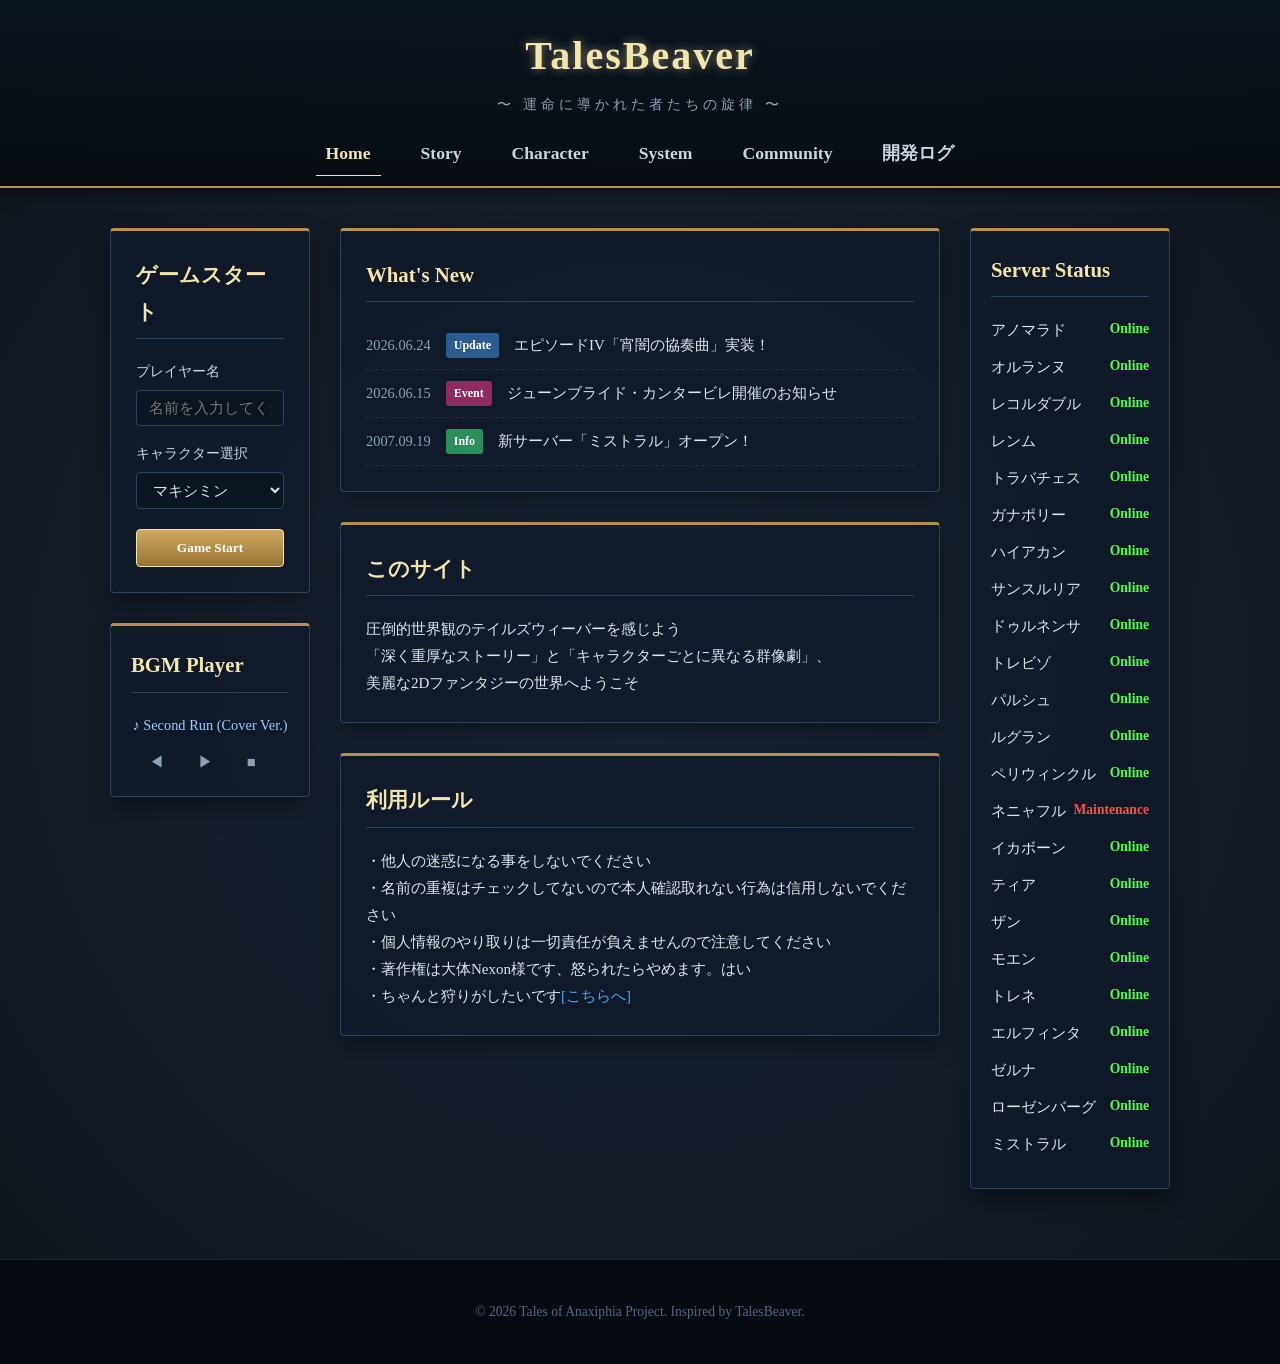
<file: client/index.html>
<!DOCTYPE html>
<html lang="ja">

<head>
	<meta charset="UTF-8">
	<meta name="viewport" content="width=device-width, initial-scale=1.0">
	<link rel="icon" href="/assets/icon.ico" sizes="any">
	<link rel="manifest" href="manifest.json">
	<!--<link rel="icon" href="../client/assets/favicon.ico">-->
	<title>TalesBeaver - テイルズビーバー</title>
	<style>
		/* ==========================================共通設定 & ファンタジー風リセット========================================== */
		* {
			margin: 0;
			padding: 0;
			box-sizing: border-box;
		}

		body {
			background-color: #0d131a;
			/* 深みのある紺色 */
			background-image: radial-gradient(circle at center, #1a2636 0%, #0d131a 100%);
			color: #e0e6ed;
			font-family: 'Noto Serif JP', serif;
			font-size: 15px;
			line-height: 1.8;
		}

		a {
			color: #4da6ff;
			text-decoration: none;
			transition: color 0.3s;
		}

		a:hover {
			color: #99ccff;
		}

		/* ==========================================ヘッダー========================================== */
		header {
			background: linear-gradient(to bottom, rgba(10, 20, 30, 0.95), rgba(5, 10, 15, 0.85));
			border-bottom: 2px solid #b39251;
			/* テイルズ風のゴールドライン */
			padding: 20px 0 10px 0;
			text-align: center;
			box-shadow: 0 4px 15px rgba(0, 0, 0, 0.5);
		}

		.site-title {
			font-family: 'Cinzel', serif;
			font-size: 2.5rem;
			color: #f3e5ab;
			/* 柔らかなゴールド */
			text-shadow: 0 0 10px rgba(243, 229, 171, 0.5);
			letter-spacing: 2px;
		}

		.site-subtitle {
			font-size: 0.9rem;
			color: #8fa0b3;
			margin-bottom: 15px;
			letter-spacing: 4px;
		}

		nav ul {
			list-style: none;
			display: flex;
			justify-content: center;
			gap: 30px;
		}

		nav a {
			font-family: 'Cinzel', serif;
			font-size: 1.1rem;
			color: #cbd5e1;
			font-weight: bold;
			display: block;
			padding: 5px 10px;
		}

		nav a:hover,
		nav a.active {
			color: #f3e5ab;
			border-bottom: 1px solid #f3e5ab;
		}

		/* ==========================================メインビジュアル (Hero)========================================== */
		.hero-section {
			/*いったん非表示*/
			display: none;
			height: 300px;
			/* 本来はここにテイルズ風のドット絵や美しい空の背景画像を入れます */
			background: url('/assets/header.jpg') no-repeat center/cover;
			border-bottom: 1px solid #3a4d66;
		}

		.hero-overlay {
			background: linear-gradient(to bottom, rgba(13, 19, 26, 0.3), rgba(13, 19, 26, 0.9));
			height: 100%;
			display: flex;
			align-items: center;
			justify-content: center;
			text-align: center;
		}

		.hero-content h2 {
			font-size: 2rem;
			color: #ffffff;
			text-shadow: 0 2px 8px rgba(0, 0, 0, 0.8);
			margin-bottom: 10px;
		}

		.hero-content p {
			color: #cbd5e1;
			margin-bottom: 25px;
			text-shadow: 0 1px 5px rgba(0, 0, 0, 0.8);
		}

		/* ゲームスタートボタン (TWのUI風) */
		.btn-download {
			display: inline-block;
			background: linear-gradient(to bottom, #cfac62, #967332);
			border: 2px solid #f3e5ab;
			color: #fff;
			padding: 12px 40px;
			font-size: 1.2rem;
			font-family: 'Cinzel', serif;
			font-weight: bold;
			border-radius: 4px;
			box-shadow: 0 4px 10px rgba(0, 0, 0, 0.5);
			text-shadow: 0 2px 2px rgba(0, 0, 0, 0.6);
		}

		.btn-download:hover {
			background: linear-gradient(to bottom, #dfbc72, #a68342);
			color: #fff;
			box-shadow: 0 0 15px rgba(243, 229, 171, 0.6);
		}

		/* ==========================================レイアウト========================================== */
		.main-container {
			max-width: 1100px;
			margin: 40px auto;
			padding: 0 20px;
			display: grid;
			/* 3列分の幅の比率を指定（左:中央:右 = 2:6:2 に変更して中央のWhat's Newを広くした） */
			grid-template-columns: 2fr 6fr 2fr;
			gap: 30px;
		}

		@media (max-width: 768px) {
			.main-container {
				/* スマホ幅では1列に折り返す */
				grid-template-columns: 1fr;
			}
		}

		/* ==========================================TW風 ウィンドウデザイン========================================== */
		.box-window {
			background: rgba(15, 25, 40, 0.75);
			border: 1px solid #2e425a;
			border-top: 3px solid #b39251;
			/* 上部だけゴールド */
			border-radius: 4px;
			padding: 25px;
			margin-bottom: 30px;
			box-shadow: 0 10px 25px rgba(0, 0, 0, 0.4);
		}

		.box-title {
			font-family: 'Cinzel', serif;
			font-size: 1.3rem;
			color: #f3e5ab;
			margin-bottom: 20px;
			border-bottom: 1px solid #2e425a;
			padding-bottom: 8px;
		}

		/* ニュースリスト */
		.news-list {
			list-style: none;
		}

		.news-list li {
			padding: 10px 0;
			border-bottom: 1px dashed #22344a;
			display: flex;
			align-items: center;
		}

		.news-list .date {
			font-family: 'Cinzel', serif;
			color: #8fa0b3;
			font-size: 0.9rem;
			margin-right: 15px;
		}

		.tag {
			font-size: 0.75rem;
			padding: 2px 8px;
			border-radius: 3px;
			margin-right: 15px;
			font-weight: bold;
		}

		.tag.update {
			background-color: #2b5c8f;
			color: #fff;
		}

		.tag.event {
			background-color: #8f2b5c;
			color: #fff;
		}

		.tag.info {
			background-color: #2b8f5c;
			color: #fff;
		}

		/* サイドバー要素 */
		.sm-box {
			padding: 20px;
		}

		.server-status p {
			margin-bottom: 10px;
			display: flex;
			justify-content: space-between;
		}

		.status {
			font-size: 0.85rem;
			font-weight: bold;
		}

		.status.online {
			color: #4dff4d;
		}

		.status.maintenance {
			color: #ff4d4d;
		}

		.bgm-title {
			font-size: 0.9rem;
			color: #99ccff;
			text-align: center;
			margin-bottom: 10px;
		}

		.player-controls {
			text-align: center;
			letter-spacing: 15px;
			cursor: pointer;
			color: #8fa0b3;
		}

		.player-controls span:hover {
			color: #f3e5ab;
		}

		/* ==========================================フッター========================================== */
		footer {
			text-align: center;
			padding: 40px 0;
			background-color: #050a10;
			border-top: 1px solid #1a2636;
			color: #55677d;
			font-size: 0.85rem;
		}

		/* キャラクター選択フォーム用スタイル ===============================================================*/
		.character-form {
			display: flex;
			flex-direction: column;
			gap: 15px;
		}

		.form-group {
			display: flex;
			flex-direction: column;
			gap: 5px;
		}

		.form-group label {
			font-size: 0.9rem;
			color: #cbd5e1;
		}

		.form-input,
		.form-select {
			width: 100%;
			padding: 8px 12px;
			background-color: rgba(10, 20, 30, 0.8);
			border: 1px solid #2e425a;
			border-radius: 4px;
			color: #e0e6ed;
			font-family: inherit;
			font-size: 0.95rem;
			outline: none;
			transition: border-color 0.3s, box-shadow 0.3s;
		}

		.form-input:focus,
		.form-select:focus {
			border-color: #f3e5ab;
			box-shadow: 0 0 5px rgba(243, 229, 171, 0.3);
		}

		.form-select option {
			background-color: #0d131a;
			color: #e0e6ed;
		}

		.btn-submit {
			margin-top: 5px;
			padding: 10px;
			background: linear-gradient(to bottom, #cfac62, #967332);
			border: 1px solid #f3e5ab;
			border-radius: 4px;
			color: #fff;
			font-family: 'Cinzel', serif;
			font-weight: bold;
			cursor: pointer;
			transition: background 0.3s, box-shadow 0.3s;
		}

		.btn-submit:hover {
			background: linear-gradient(to bottom, #dfbc72, #a68342);
			box-shadow: 0 0 10px rgba(243, 229, 171, 0.4);
		}
	</style>
</head>

<body>

	<!-- ヘッダー（タイトル・ナビゲーション） -->
	<header>
		<div class="header-container">
			<h1 class="site-title">TalesBeaver</h1>
			<p class="site-subtitle">〜 運命に導かれた者たちの旋律 〜</p>
			<nav>
				<ul>
					<li><a href="#" class="active">Home</a></li>
					<li><a href="#">Story</a></li>
					<li><a href="#">Character</a></li>
					<li><a href="#">System</a></li>
					<li><a href="#">Community</a></li>
					<li><a href="https://note.com/mendokusasasa/n/n5b139da67ce1">開発ログ</a></li>	
				</ul>
			</nav>
		</div>
	</header>

	<!-- メインビジュアル（トップ画像エリア） -->
	<section class="hero-section">
		<div class="hero-overlay">
			<div class="hero-content">
				<h2>新たな旅立ちの詩が、ここから始まる</h2>
				<p>美しく切ない旋律にのせて贈る、あなただけの冒険譚。</p>
				<a href="./game.html" class="btn-download">Game Start</a>
			</div>
		</div>
	</section>

	<!-- メインコンテンツ -->
	<div class="main-container">
		<!-- 左列：キャラクター選択 -->
		<section class="column-left">

			<section class="box-window">
				<h3 class="box-title">ゲームスタート</h3>
				<form class="character-form" id="character-form">
					<div class="form-group">
						<label for="playerName">プレイヤー名</label>
						<input type="text" id="playerName" class="form-input" placeholder="名前を入力してください">
					</div>
					<div class="form-group">
						<label for="characterName">キャラクター選択</label>
						<select id="characterName" class="form-select">
							<option value="maximin">マキシミン</option>
							<option value="tichiel">ティチエル</option>
							<option value="jellypi">ゼリッピ</option>
						</select>
					</div>
					<button type="submit" class="btn-submit">Game Start</button>
				</form>
			</section>

			<div class="box-window sm-box">
				<h3 class="box-title">BGM Player</h3>
				<p class="bgm-title">♪ Second Run (Cover Ver.)</p>
				<div class="player-controls">
					<span>◀</span> <span>▶</span> <span>■</span>
				</div>
			</div>

		</section>

		<!-- 中央列：What's New → このサイト → 利用ルール の順に並べる -->
		<main class="column-center">

			<section class="box-window">
				<h3 class="box-title">What's New</h3>
				<ul class="news-list">
					<li><span class="date">2026.06.24</span><span class="tag update">Update</span> エピソードIV「宵闇の協奏曲」実装！
					</li>
					<li><span class="date">2026.06.15</span><span class="tag event">Event</span> ジューンブライド・カンタービレ開催のお知らせ
					</li>
					<li><span class="date">2007.09.19</span><span class="tag info">Info</span> 新サーバー「ミストラル」オープン！</li>
				</ul>
			</section>

			<section class="box-window">
				<h3 class="box-title">このサイト</h3>
				<p>圧倒的世界観のテイルズウィーバーを感じよう</p>
				<p>「深く重厚なストーリー」と「キャラクターごとに異なる群像劇」、</p>
				<p>美麗な2Dファンタジーの世界へようこそ</p>
			</section>

			<section class="box-window">
				<h3 class="box-title">利用ルール</h3>
				<p>・他人の迷惑になる事をしないでください</p>
				<p>・名前の重複はチェックしてないので本人確認取れない行為は信用しないでください</p>
				<p>・個人情報のやり取りは一切責任が負えませんので注意してください</p>
				<p>・著作権は大体Nexon様です、怒られたらやめます。はい</p>
				<p>・ちゃんと狩りがしたいです<a href="https://talesweaver.nexon.co.jp/">[こちらへ]</a></p>
			</section>

		</main>

		<!-- 右列：サーバー状況とBGMプレイヤー -->
		<aside class="sidebar-area">
			<div class="box-window sm-box">
				<h3 class="box-title">Server Status</h3>
				<div class="server-status">
					<p>アノマラド<span start="2004/02/25" class="status online">Online</span></p>
					<p>オルランヌ<span start="2004/02/25" class="status online">Online</span></p>
					<p>レコルダブル<span start="2004/02/25" class="status online">Online</span></p>
					<p>レンム<span start="2004/02/25" class="status online">Online</span></p>
					<p>トラバチェス<span start="2004/02/25" class="status online">Online</span></p>

					<p>ガナポリー<span start="2004/04/14" class="status online">Online</span></p>
					<p>ハイアカン<span start="2004/04/14" class="status online">Online</span></p>

					<p>サンスルリア<span start="2004/04/28" class="status online">Online</span></p>
					<p>ドゥルネンサ<span start="2004/04/28" class="status online">Online</span></p>
					<p>トレビゾ<span start="2004/04/28" class="status online">Online</span></p>
					<p>パルシュ<span start="2004/09/03" class="status online">Online</span></p>
					<p>ルグラン<span start="2004/09/03" class="status online">Online</span></p>

					<p>ペリウィンクル<span start="2006/08/30" class="status online">Online</span></p>
					<p>ネニャフル<span start="2006/10/25" class="status maintenance">Maintenance</span></p>

					<p>イカボーン<span start="2007/06/06" class="status online">Online</span></p>
					<p>ティア<span start="2007/08/22" class="status online">Online</span></p>
					<p>ザン<span start="2007/12/05" class="status online">Online</span></p>
					<p>モエン<span start="2012/03/28" class="status online">Online</span></p>

					<p>トレネ<span start="2007/03/28" class="status online">Online</span></p>
					<p>エルフィンタ<span start="2007/04/18" class="status online">Online</span></p>
					<p>ゼルナ<span start="2007/07/18" class="status online">Online</span></p>
					<p>ローゼンバーグ<span start="2007/07/18" class="status online">Online</span></p>
					<p>ミストラル<span start="2007/09/19" class="status online">Online</span></p>
				</div>
			</div>
		</aside>
	</div>

	<!-- フッター -->
	<footer>
		<p>&copy; 2026 Tales of Anaxiphia Project. Inspired by TalesBeaver.</p>
	</footer>

<script>
	// ゲームスタートフォームの要素を取得しておく
	const characterForm = document.getElementById('character-form');

	// フォームが送信されたときに実行される処理
	characterForm.addEventListener('submit', function (event) 
	{
		// 本来のフォーム送信(ページの再読み込み)を止める
		event.preventDefault();

		// 入力欄・選択欄から値を取り出す
		let playerName = document.getElementById('playerName').value;
		let characterName = document.getElementById('characterName').value;

		// localStorageに保存する　
		// 共有範囲　スキーム（プロトコル）: http / https ホスト（ドメイン）: example.com ポート番号: :80 / :443 など
		localStorage.setItem('playerName', playerName);
		localStorage.setItem('characterName', characterName);

		// 保存が終わったらgame.htmlへ移動する
		window.location.href = './game.html';
	});

	// ページ読み込み時
	window.addEventListener('load', () =>
	{
		const playerName = localStorage.getItem('playerName');
		const characterName = localStorage.getItem('characterName');

		if(playerName)
			document.getElementById('playerName').value = playerName;
		if(characterName)
			document.getElementById('characterName').value = characterName;
	});


	// service-worker
	/*if ('serviceWorker' in navigator) 
	{
	  window.addEventListener('load', () => {
		// 'service-worker.js' を登録 (index.htmlからの相対パス)
		navigator.serviceWorker.register('service-worker.js')
		  .then((registration) => {
			console.log('Service Worker registered successfully:', registration.scope);
		  })
		  .catch((error) => {
			console.log('Service Worker registration failed:', error);
		  });
	  });
	}*/


</script>

</body>

</html>
</file>
